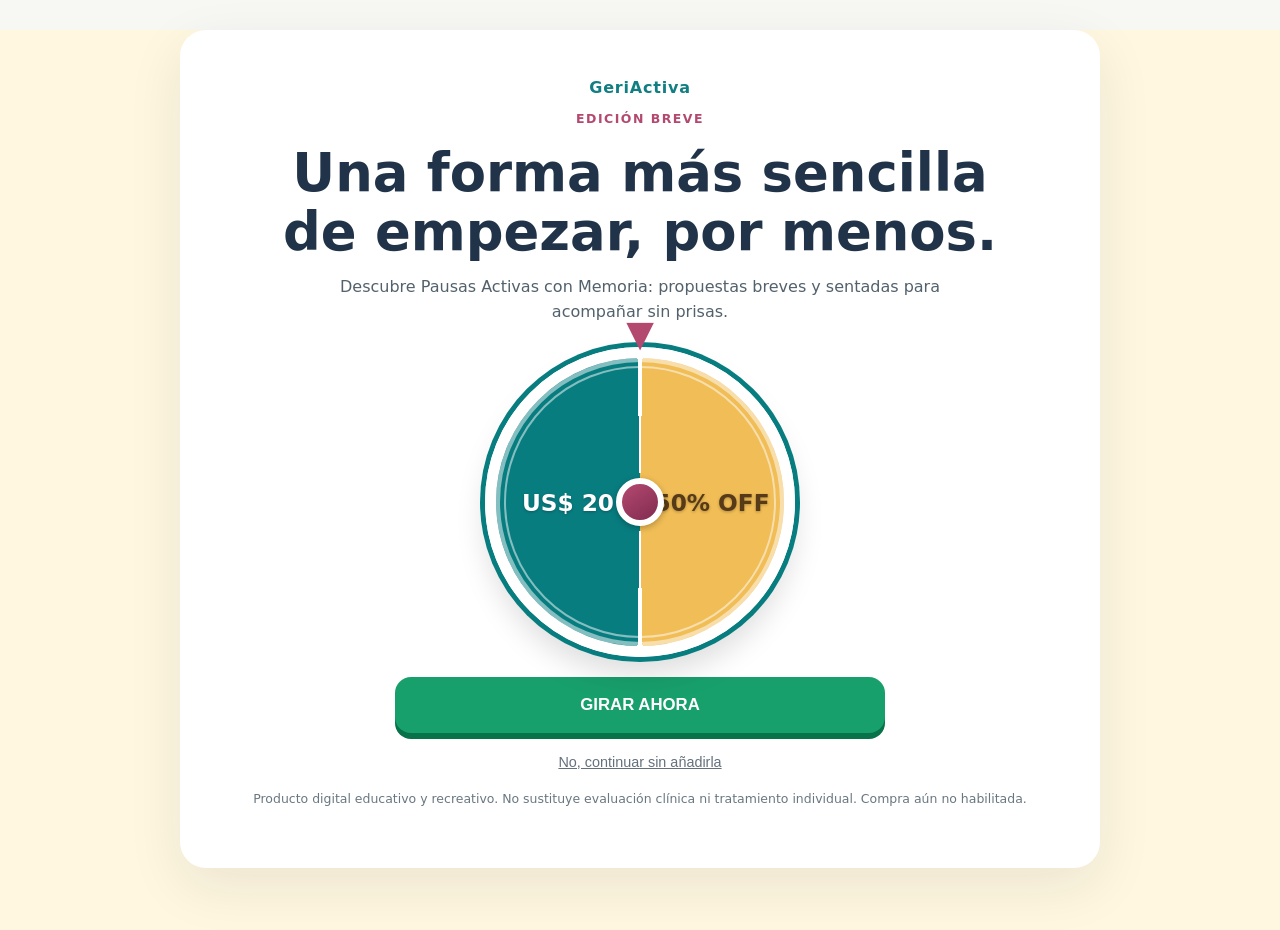
<file: downsell-1.html>
<!doctype html>
<html lang="es">

<head>
    <meta charset="utf-8">
    <meta name="viewport" content="width=device-width,initial-scale=1">
    <meta name="theme-color" content="#087d80">
    <meta name="description" content="Pausas Activas con Memoria — complemento digital GeriActiva.">
    <title>Pausas Activas con Memoria | GeriActiva</title>
    <link rel="stylesheet" href="assets/css/ofertas.css">
    <style>
        .theme-three .wheel {
            background: conic-gradient(from 0deg, #fff 0deg 1deg, #f0bd56 1deg 179deg, #fff 179deg 181deg, #087d80 181deg 359deg, #fff 359deg 360deg);
            box-shadow: 0 0 0 5px #087d80, 0 18px 30px #0002, inset 0 0 0 4px #ffffff80;
            transition: transform 8s cubic-bezier(.22, .62, .18, 1);
        }

        .theme-three .wheel::after {
            content: "";
            position: absolute;
            inset: 8px;
            border: 2px solid #ffffff80;
            border-radius: 50%;
            pointer-events: none;
        }

        .theme-three .wheel .half {
            text-shadow: 0 1px 3px #0004;
        }

        .theme-three .wheel .hub {
            background: linear-gradient(145deg, #b44970, #812b50);
            box-shadow: 0 2px 6px #0004;
        }

        .theme-three .wheel.spinning {
            transform: rotate(990deg);
        }
    </style>
</head>

<body class="theme-three">
    <main>
        <article class="panel">
            <div class="brand">GeriActiva</div>
            <p class="eyebrow">Edición breve</p>
            <h1>Una forma más sencilla de empezar, por menos.</h1>
            <p class="intro">Descubre Pausas Activas con Memoria: propuestas breves y sentadas para acompañar sin
                prisas.</p>
            <div class="wheel-wrap">
                <div class="wheel" id="wheel" aria-label="Rueda promocional con segmentos US$ 20 y 50% OFF"><span
                        class="half left">US$ 20</span><span class="half right">50% OFF</span><span class="hub"></span>
                </div>
            </div><button class="cta" id="spin-wheel" type="button">GIRAR AHORA</button>
            <section class="reveal" id="reveal" aria-live="polite">
                <h2>🎉 ¡Se reveló tu oferta: 50% OFF!</h2>
                
                <div class="product" role="img"
                    aria-label="Representación gráfica del cuaderno Pausas Activas con Memoria"><span
                        class="logo">GeriActiva · Cuaderno digital</span><strong>Pausas Activas con
                        Memoria</strong><small>10 pausas de 8 a 10 minutos · 25 páginas</small></div>
                <ul class="benefits">
                    <li>✓ 10 pausas breves</li>
                    <li>✓ Actividades en posición sentada</li>
                    <li>✓ Hojas y registro sencillo</li>
                </ul>
                <div class="price"><small>Precio de esta oferta</small>US$ 5,90</div><button class="cta"
                    id="accept-downsell-1" type="button" data-action="accept">Quiero la edición breve</button>
            </section><button class="decline" id="reject-downsell-1" type="button" data-action="reject">No, continuar
                sin añadirla</button>
            <p id="status" class="status" aria-live="polite"></p>
            <p class="note">Producto digital educativo y recreativo. No sustituye evaluación clínica ni tratamiento
                individual. Compra aún no habilitada.</p>
        </article>
    </main>
    <script defer src="assets/js/ofertas.js"></script>
</body>

</html>
</file>
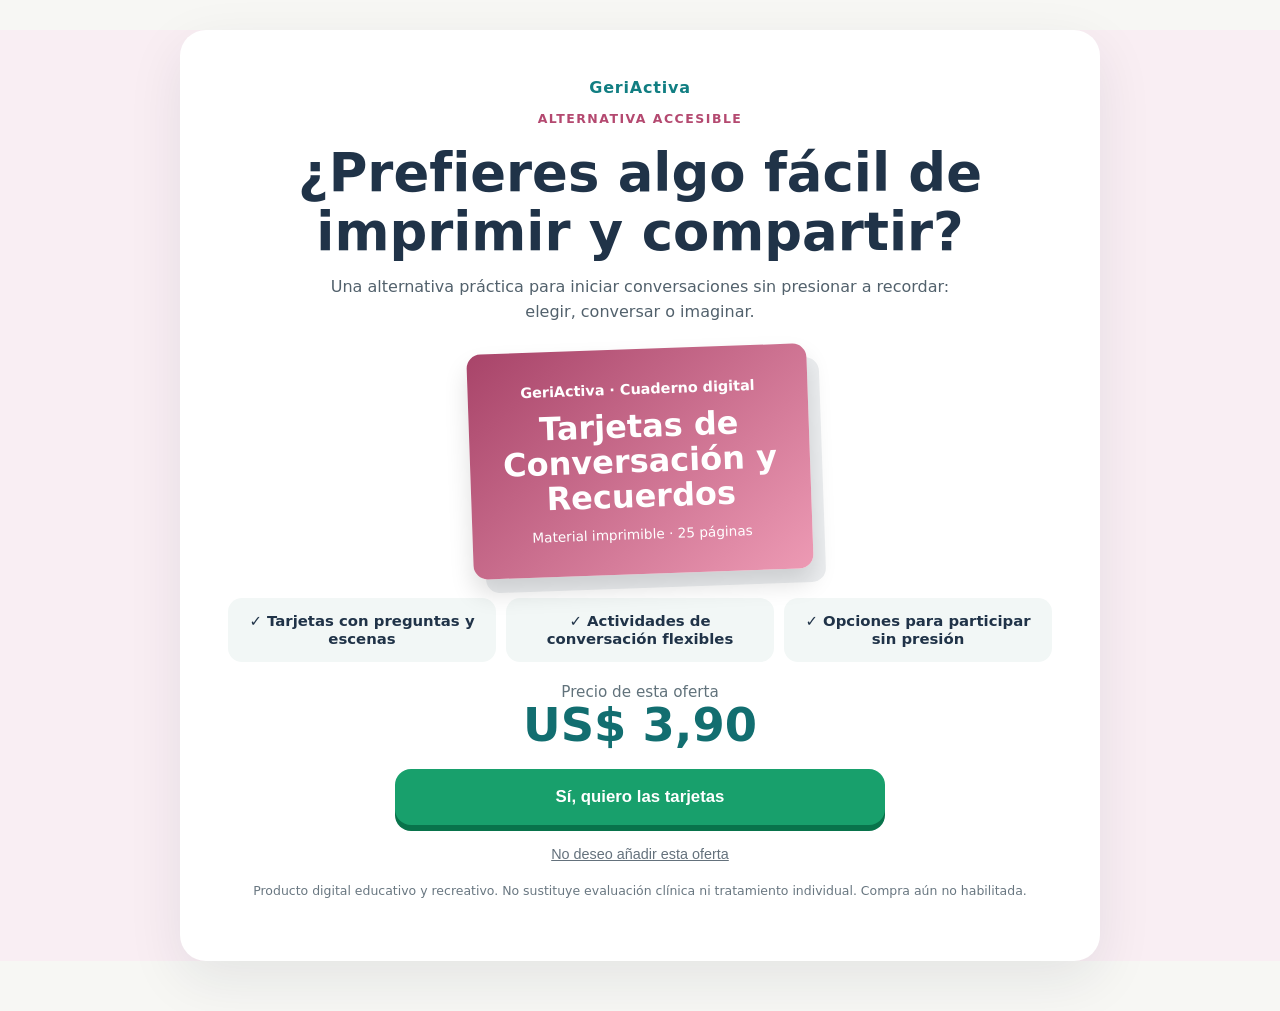
<file: downsell-2.html>
<!doctype html><html lang="es"><head><meta charset="utf-8"><meta name="viewport" content="width=device-width,initial-scale=1"><meta name="theme-color" content="#087d80"><meta name="description" content="Tarjetas de Conversación y Recuerdos — complemento digital GeriActiva."><title>Tarjetas de Conversación y Recuerdos | GeriActiva</title><link rel="stylesheet" href="assets/css/ofertas.css"></head><body class="theme-four"><main><article class="panel"><div class="brand">GeriActiva</div><p class="eyebrow">Alternativa accesible</p><h1>¿Prefieres algo fácil de imprimir y compartir?</h1><p class="intro">Una alternativa práctica para iniciar conversaciones sin presionar a recordar: elegir, conversar o imaginar.</p><div class="product" role="img" aria-label="Representación gráfica del cuaderno Tarjetas de Conversación y Recuerdos"><span class="logo">GeriActiva · Cuaderno digital</span><strong>Tarjetas de Conversación y Recuerdos</strong><small>Material imprimible · 25 páginas</small></div><ul class="benefits"><li>✓ Tarjetas con preguntas y escenas</li><li>✓ Actividades de conversación flexibles</li><li>✓ Opciones para participar sin presión</li></ul><div class="price"><small>Precio de esta oferta</small>US$ 3,90</div><button class="cta" id="accept-downsell-2" type="button" data-action="accept">Sí, quiero las tarjetas</button><button class="decline" id="reject-downsell-2" type="button" data-action="reject">No deseo añadir esta oferta</button><p id="status" class="status" aria-live="polite"></p><p class="note">Producto digital educativo y recreativo. No sustituye evaluación clínica ni tratamiento individual. Compra aún no habilitada.</p></article></main><script defer src="assets/js/ofertas.js"></script></body></html>
</file>
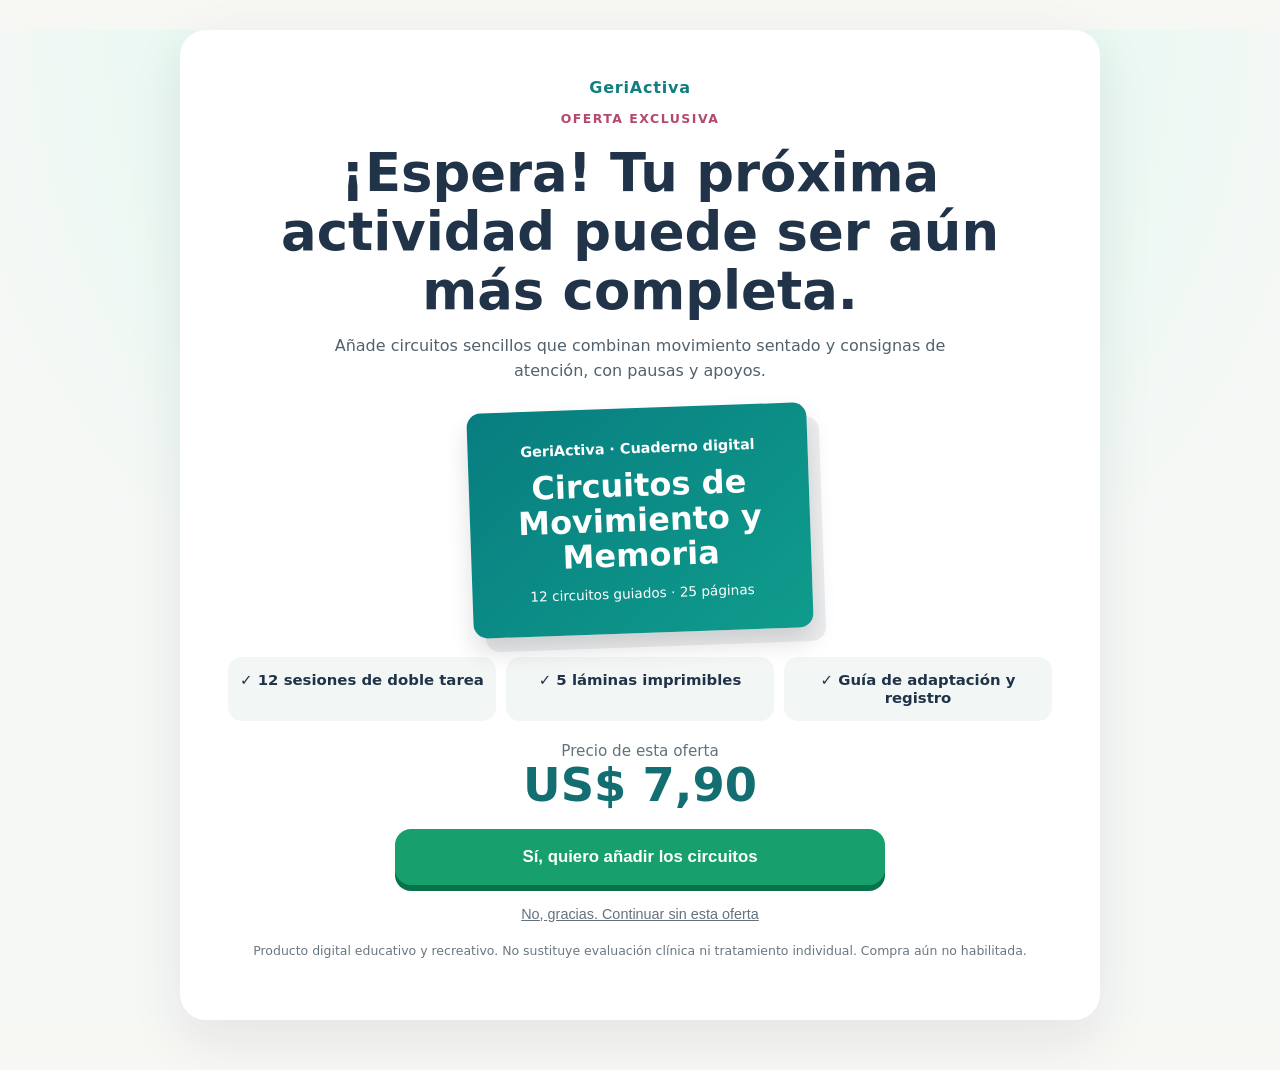
<file: upsell-1.html>
<!doctype html>
<html lang="es">

<head>
    <meta charset="utf-8">
    <meta name="viewport" content="width=device-width,initial-scale=1">
    <meta name="theme-color" content="#087d80">
    <meta name="description" content="Circuitos de Movimiento y Memoria — complemento digital GeriActiva.">
    <title>Circuitos de Movimiento y Memoria | GeriActiva</title>
    <link rel="stylesheet" href="assets/css/ofertas.css">
</head>

<body class="theme-one">
    <main>
        <article class="panel">
            <div class="brand">GeriActiva</div>
            <p class="eyebrow">Oferta exclusiva</p>
            <h1>¡Espera! Tu próxima actividad puede ser aún más completa.</h1>
            <p class="intro">Añade circuitos sencillos que combinan movimiento sentado y consignas de atención, con
                pausas y apoyos.</p>
            <div class="product" role="img"
                aria-label="Representación gráfica del cuaderno Circuitos de Movimiento y Memoria"><span
                    class="logo">GeriActiva · Cuaderno digital</span><strong>Circuitos de Movimiento y
                    Memoria</strong><small>12 circuitos guiados · 25 páginas</small></div>
            <ul class="benefits">
                <li>✓ 12 sesiones de doble tarea</li>
                <li>✓ 5 láminas imprimibles</li>
                <li>✓ Guía de adaptación y registro</li>
            </ul>
            <div class="price"><small>Precio de esta oferta</small>US$ 7,90</div><button class="cta"
                id="accept-upsell-1" type="button" data-action="accept">Sí, quiero añadir los circuitos</button><button
                class="decline" id="reject-upsell-1" type="button" data-action="reject">No, gracias. Continuar sin esta
                oferta</button>
            <p id="status" class="status" aria-live="polite"></p>
            <p class="note">Producto digital educativo y recreativo. No sustituye evaluación clínica ni tratamiento
                individual. Compra aún no habilitada.</p>
        </article>
    </main>
    <script defer src="assets/js/ofertas.js"></script>
</body>

</html>
</file>
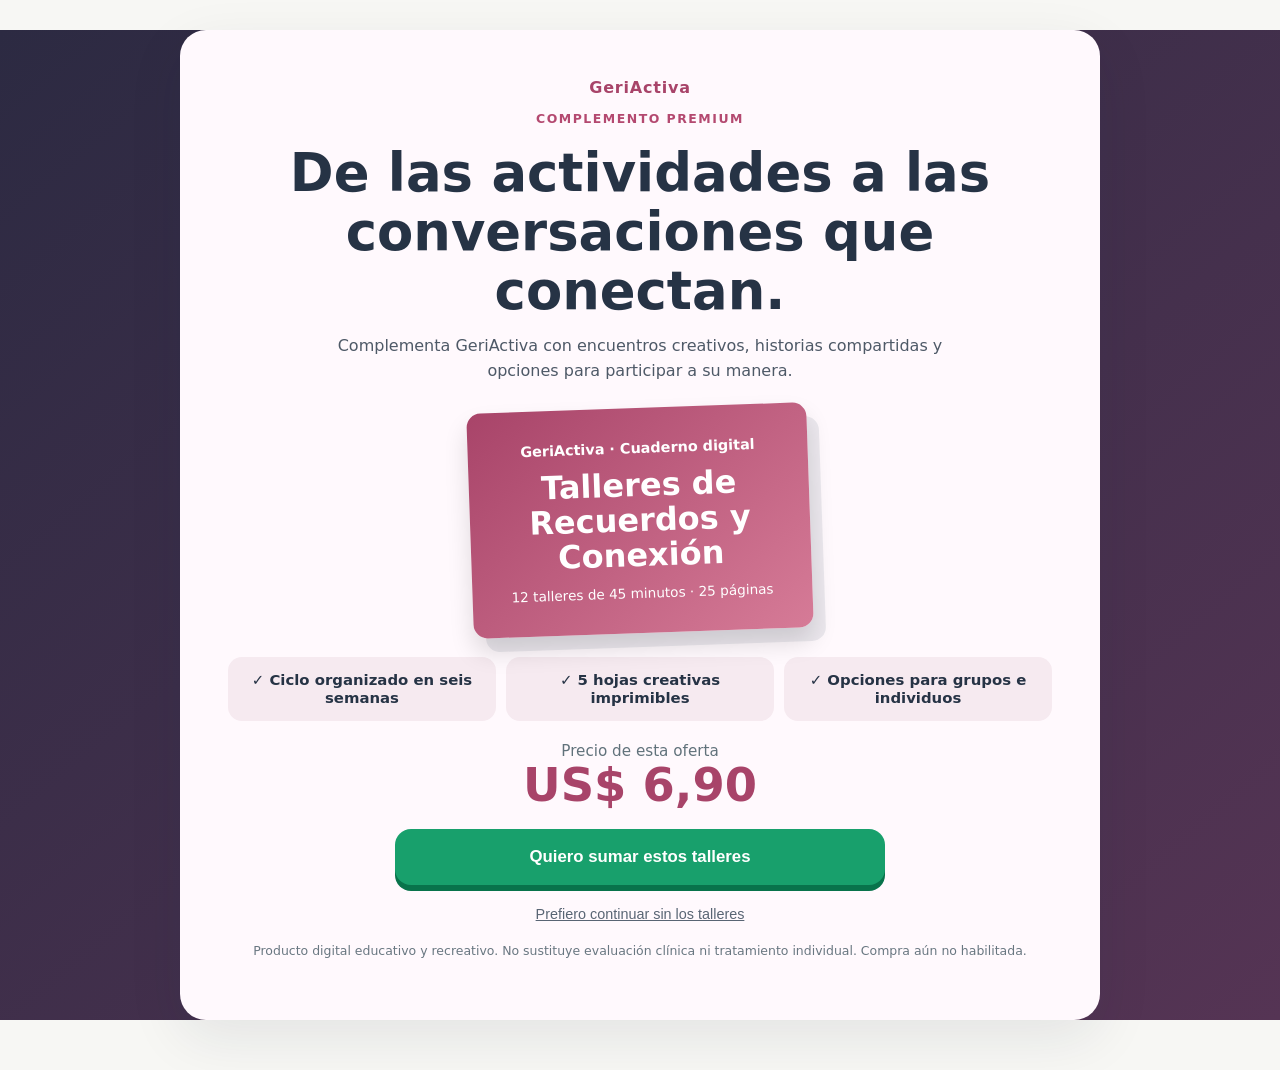
<file: upsell-2.html>
<!doctype html><html lang="es"><head><meta charset="utf-8"><meta name="viewport" content="width=device-width,initial-scale=1"><meta name="theme-color" content="#087d80"><meta name="description" content="Talleres de Recuerdos y Conexión — complemento digital GeriActiva."><title>Talleres de Recuerdos y Conexión | GeriActiva</title><link rel="stylesheet" href="assets/css/ofertas.css"></head><body class="theme-two"><main><article class="panel"><div class="brand">GeriActiva</div><p class="eyebrow">Complemento premium</p><h1>De las actividades a las conversaciones que conectan.</h1><p class="intro">Complementa GeriActiva con encuentros creativos, historias compartidas y opciones para participar a su manera.</p><div class="product" role="img" aria-label="Representación gráfica del cuaderno Talleres de Recuerdos y Conexión"><span class="logo">GeriActiva · Cuaderno digital</span><strong>Talleres de Recuerdos y Conexión</strong><small>12 talleres de 45 minutos · 25 páginas</small></div><ul class="benefits"><li>✓ Ciclo organizado en seis semanas</li><li>✓ 5 hojas creativas imprimibles</li><li>✓ Opciones para grupos e individuos</li></ul><div class="price"><small>Precio de esta oferta</small>US$ 6,90</div><button class="cta" id="accept-upsell-2" type="button" data-action="accept">Quiero sumar estos talleres</button><button class="decline" id="reject-upsell-2" type="button" data-action="reject">Prefiero continuar sin los talleres</button><p id="status" class="status" aria-live="polite"></p><p class="note">Producto digital educativo y recreativo. No sustituye evaluación clínica ni tratamiento individual. Compra aún no habilitada.</p></article></main><script defer src="assets/js/ofertas.js"></script></body></html>
</file>
<file: assets/css/ofertas.css>
:root{font-family:system-ui,-apple-system,Segoe UI,sans-serif;color:#203348;background:#f7f7f4}*{box-sizing:border-box}body{margin:0;min-height:100vh}main{width:min(100% - 32px,920px);margin:30px auto 50px}.panel{background:#fff;border-radius:26px;padding:clamp(22px,5vw,48px);box-shadow:0 18px 55px #15263816;text-align:center}.brand{font-weight:900;letter-spacing:.05em;color:#117e82}.eyebrow{font-weight:800;text-transform:uppercase;font-size:.78rem;letter-spacing:.12em;color:#b44970}h1{font-size:clamp(1.9rem,5vw,3.3rem);line-height:1.12;margin:14px auto;max-width:760px}p{line-height:1.55;color:#52616c}.intro{max-width:650px;margin:0 auto 22px}.product{position:relative;margin:24px auto;width:min(100%,340px);min-height:225px;border-radius:14px;display:flex;flex-direction:column;align-items:center;justify-content:center;gap:12px;padding:25px;transform:rotate(-2deg);box-shadow:12px 14px 0 #21374916,0 14px 25px #0002;background:linear-gradient(140deg,var(--cover),var(--cover2));color:white}.product .logo{font-size:.9rem;font-weight:800}.product strong{font-size:clamp(1.45rem,4vw,2rem);line-height:1.1}.product small{font-size:.85rem}.benefits{display:grid;grid-template-columns:repeat(3,1fr);gap:10px;list-style:none;padding:0;margin:22px 0}.benefits li{background:#f2f7f6;border-radius:14px;padding:14px 10px;font-size:.93rem;font-weight:650}.price{font-size:2.9rem;font-weight:900;color:#126e70;line-height:1.1;margin:12px 0 18px}.price small{font-size:.95rem;display:block;font-weight:500;color:#61727b}.cta{display:block;width:min(100%,490px);margin:12px auto 0;padding:18px 20px;border:0;border-radius:16px;background:#18a06c;color:#fff;font-size:1.05rem;font-weight:850;cursor:pointer;text-decoration:none;box-shadow:0 6px 0 #08734b}.cta:focus-visible,.decline:focus-visible{outline:3px solid #f7b12c;outline-offset:4px}.cta:hover{filter:brightness(1.05)}.cta:disabled{opacity:.6;cursor:not-allowed}.decline{display:inline-block;margin:20px auto 0;color:#64717c;font-size:.9rem;background:none;border:0;text-decoration:underline;cursor:pointer}.note{font-size:.78rem;color:#697781;margin-top:18px}.status{margin:15px auto;color:#925e18;font-size:.9rem;max-width:480px}.status:empty{display:none}.theme-one{--cover:#087d80;--cover2:#0f9c8c;background:radial-gradient(circle at top,#d3f8ec,#f6f8f6 60%)}.theme-two{--cover:#a84469;--cover2:#d67b97;background:linear-gradient(140deg,#2c2a42,#553454);color:#f8f4f7}.theme-two .panel{background:#fff9fd}.theme-two .brand{color:#a84469}.theme-two .price{color:#a84469}.theme-three{--cover:#087d80;--cover2:#4eac9d;background:#fff7df}.theme-four{--cover:#a84469;--cover2:#ed9ab4;background:#f9eef3}.tag{display:inline-block;background:#fff1d3;border-radius:99px;padding:7px 14px;font-weight:800;color:#84531b}.wheel{position:relative;width:min(78vw,310px);aspect-ratio:1;border:11px solid #fff;border-radius:50%;margin:20px auto;box-shadow:0 0 0 5px #087d80,0 18px 30px #0002;overflow:visible;transition:transform 4.4s cubic-bezier(.13,.8,.16,1);background:conic-gradient(from 0deg,#087d80 0 180deg,#f0bd56 180deg 360deg)}.wheel-wrap{position:relative;width:min(78vw,310px);margin:20px auto}.wheel-wrap:before{content:"▼";position:absolute;top:-34px;left:50%;transform:translateX(-50%);color:#b44970;font-size:36px;z-index:3;pointer-events:none}.wheel-wrap .wheel{width:100%;margin:0 auto}.wheel .half{position:absolute;top:50%;width:50%;text-align:center;font-size:1.45rem;font-weight:900;transform:translateY(-50%);color:white}.wheel .half.left{left:0}.wheel .half.right{right:0;color:#573a18}.wheel .hub{position:absolute;top:50%;left:50%;width:48px;height:48px;transform:translate(-50%,-50%);border:6px solid white;border-radius:50%;background:#b44970}.wheel.spinning{transform:rotate(1710deg)}.reveal{display:none}.reveal.show{display:block;animation:pop .5s ease both}@keyframes pop{from{opacity:0;transform:scale(.85)}to{opacity:1;transform:scale(1)}}@media(max-width:600px){main{margin:16px auto 35px}.benefits{grid-template-columns:1fr}.benefits li{padding:11px}.panel{border-radius:20px}.product{min-height:195px}.price{font-size:2.5rem}}@media(prefers-reduced-motion:reduce){*,*:before,*:after{animation-duration:.01ms!important;transition-duration:.01ms!important}}.theme-two .panel{color:#263345}.theme-two .panel h1{color:#263345}.theme-two .benefits li{color:#263345;background:#f6eaf0}.theme-two .intro{color:#4e5967}.theme-two .decline{color:#596574}
</file>
